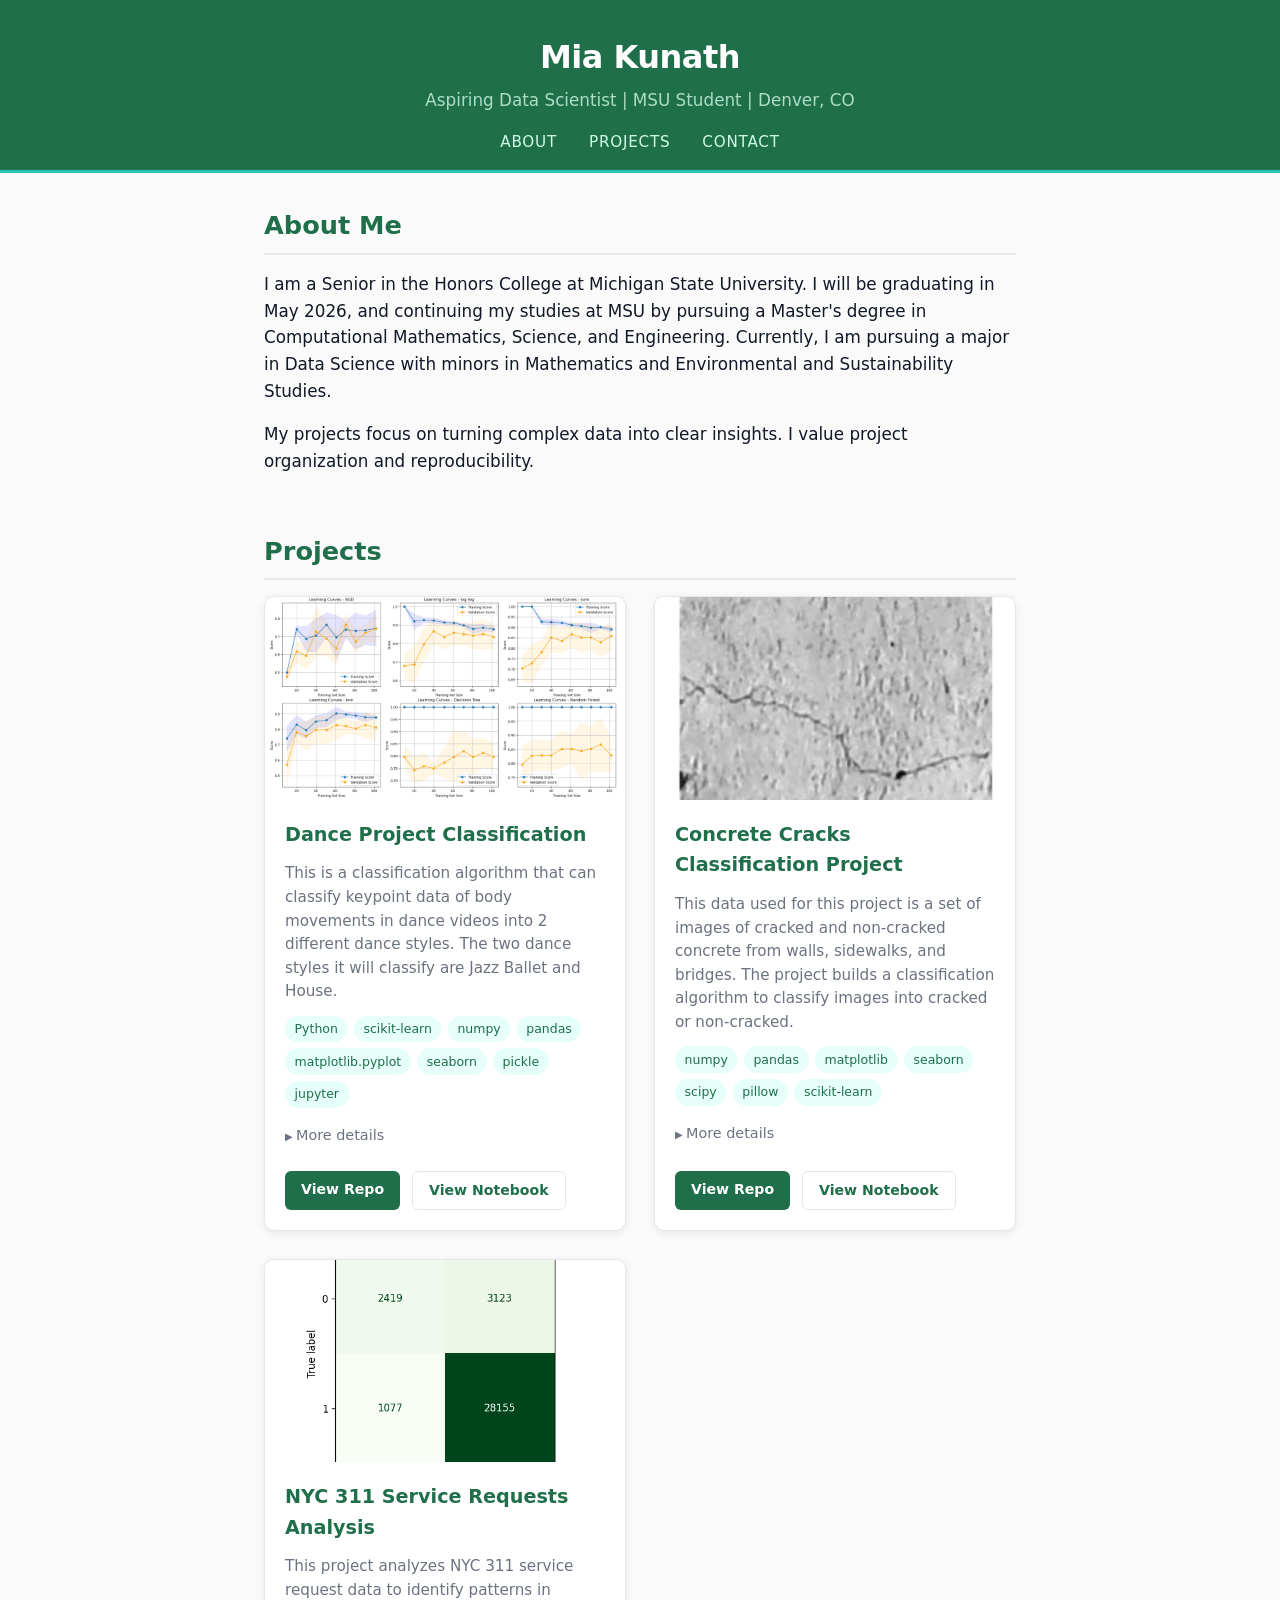
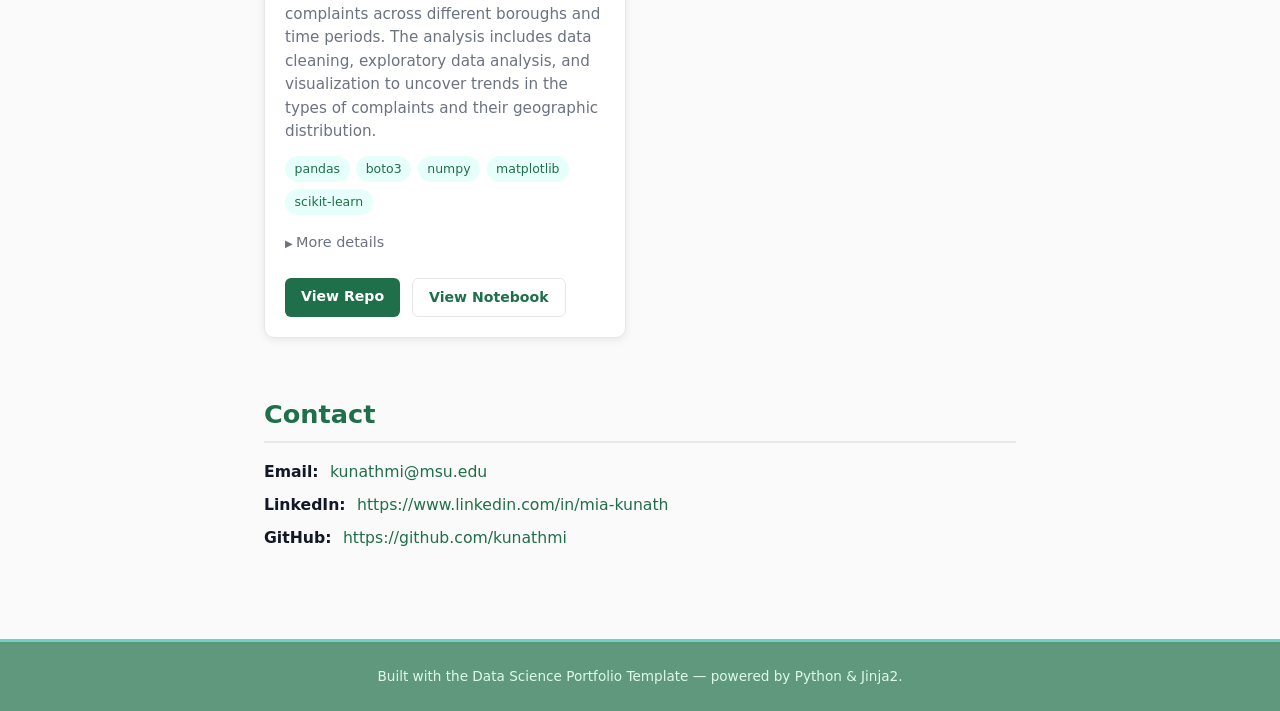
<file: docs/index.html>
<!DOCTYPE html>
<html lang="en">
<head>
  <meta charset="UTF-8" />
  <meta name="viewport" content="width=device-width, initial-scale=1.0" />
  <title>Mia Kunath | Data Science Portfolio</title>

  <!-- Base styles always loaded -->
  <link rel="stylesheet" href="css/base.css" />

  <!-- Theme stylesheet — controlled by `theme` in portfolio_config.yaml -->
  <link rel="stylesheet" href="css/themes/test_theme.css" />
</head>
<body>

  <!-- ===== Header ===== -->
  <header class="site-header">
    <div class="header-inner">
      <div class="header-name">Mia Kunath</div>
      <div class="header-tagline">Aspiring Data Scientist | MSU Student | Denver, CO</div>
    </div>

    <!-- Navigation bar -->
    <nav class="site-nav">
      <a href="#about">About</a>
      <a href="#projects">Projects</a>
      <a href="#contact">Contact</a>
    </nav>
  </header>

  <!-- ===== Main content (filled in by child templates) ===== -->
  <main class="site-main">
    

<!-- ===== About section ===== -->
<section id="about" class="section about-section">
  <h2>About Me</h2>
  <div class="about-text"><p>I am a Senior in the Honors College at Michigan State University. I will be 
graduating in May 2026, and continuing my studies at MSU by pursuing a Master's 
degree in Computational Mathematics, Science, and Engineering. Currently, I am 
pursuing a major in Data Science with minors in Mathematics and Environmental 
and Sustainability Studies. </p>
<p>My projects focus on turning complex data into clear insights. I value
project organization and reproducibility.</p></div>
</section>

<!-- ===== Projects section ===== -->
<section id="projects" class="section projects-section">
  <h2>Projects</h2>

  <div class="project-grid">
    
    <article class="project-card">

      <!-- Project thumbnail image -->
      <div class="project-image-wrapper">
        <img
          src="img/dance_image.png"
          alt="Thumbnail for Dance Project Classification"
          class="project-image"
        />
      </div>

      <div class="project-body">
        <h3 class="project-title">Dance Project Classification</h3>

        <!-- Short summary written for a non-expert audience -->
        <p class="project-summary">This is a classification algorithm that can classify keypoint data of  body movements in dance videos into 2 different dance styles. The two  dance styles it will classify are Jazz Ballet and House.
</p>

        <!-- Tech stack as pill badges -->
        <div class="tech-stack">
          
          <span class="tech-badge">Python</span>
          
          <span class="tech-badge">scikit-learn</span>
          
          <span class="tech-badge">numpy</span>
          
          <span class="tech-badge">pandas</span>
          
          <span class="tech-badge">matplotlib.pyplot</span>
          
          <span class="tech-badge">seaborn</span>
          
          <span class="tech-badge">pickle</span>
          
          <span class="tech-badge">jupyter</span>
          
        </div>

        <!-- Collapsible details (problem / approach / results) -->
        <details class="project-details">
          <summary>More details</summary>

          <div class="detail-block">
            <h4>Problem</h4>
            <p>This project builds a classification algorithm that can classify keypoint  data of body movements in dance videos into two different dance styles:  Jazz Ballet and House. 
</p>
          </div>

          <div class="detail-block">
            <h4>Approach</h4>
            <p>This project will build a classification algorithm that can classify keypoint  data of body movements in dance videos into 2 different dance styles.  Specifically, I will use keypoint data which identifies major joints and key  facial features and tracks their locations throughout a video. Then, I will  build a feature vector using various calculations on the keypoint data. These  calculations will be determined in order to identify a dance such as velocity  or &#34;energy,&#34; range of motion, etc. I can then use the feature vectors to build  a machine learning model to classify dance videos into two different styles.  I start with a small number of features and add more as needed to improve  classification. This is a supervised learning task.
</p>
          </div>

          <div class="detail-block">
            <h4>Results &amp; Impact</h4>
            <p>After this analysis, I have determined that the best model for this task  is logistic regression after scaling with StandardScaler and using PCA  for dimension reduction. The accuracy level of the best model was 0.91  and the f1-scores for ballet-jazz and house are 0.90 and 0.91, respectively.  These numbers met my goals of 0.90 for the accuracy level and f1-scores. The  close second model is an SVM because it achieved the same scores, but just  had a longer computing time. 
</p>
          </div>
        </details>

        <!-- Links to the GitHub repo and notebook -->
        <div class="project-links">
          
          <a href="https://github.com/kunathmi/cmse492_project.git" target="_blank" rel="noopener" class="btn btn-repo">
            View Repo
          </a>
          
          
          <a href="https://github.com/kunathmi/cmse492_project/blob/main/notebooks/05_hyperparameter_tuning.ipynb" target="_blank" rel="noopener" class="btn btn-notebook">
            View Notebook
          </a>
          
        </div>
      </div>

    </article>
    
    <article class="project-card">

      <!-- Project thumbnail image -->
      <div class="project-image-wrapper">
        <img
          src="img/crack_image.png"
          alt="Thumbnail for Concrete Cracks Classification Project"
          class="project-image"
        />
      </div>

      <div class="project-body">
        <h3 class="project-title">Concrete Cracks Classification Project</h3>

        <!-- Short summary written for a non-expert audience -->
        <p class="project-summary">This data used for this project is a set of images of cracked and  non-cracked concrete from walls, sidewalks, and bridges. The project  builds a classification algorithm to classify images into cracked or  non-cracked.
</p>

        <!-- Tech stack as pill badges -->
        <div class="tech-stack">
          
          <span class="tech-badge">numpy</span>
          
          <span class="tech-badge">pandas</span>
          
          <span class="tech-badge">matplotlib</span>
          
          <span class="tech-badge">seaborn</span>
          
          <span class="tech-badge">scipy</span>
          
          <span class="tech-badge">pillow</span>
          
          <span class="tech-badge">scikit-learn</span>
          
        </div>

        <!-- Collapsible details (problem / approach / results) -->
        <details class="project-details">
          <summary>More details</summary>

          <div class="detail-block">
            <h4>Problem</h4>
            <p>This project uses the Concrete Cracks dataset. The goal is to  classify images into cracked or non-cracked concrete to be able to  quickly identify locations with concrete cracks.
</p>
          </div>

          <div class="detail-block">
            <h4>Approach</h4>
            <p>To address our research questions, we began by preprocessing the data.  This involved combining the images from the two datasets into a single  unified dataset. We then converted the categorical labels into numerical  values and flattened the image data to prepare it for model input.  After preprocessing, we analyzed the shape and structure of the dataset  to determine which classification models would be most appropriate. We  proceeded to build and evaluate several models, ultimately focusing on  logistic regression and a random forest classifier to compare  performance and identify the most effective approach for our specific  dataset.
</p>
          </div>

          <div class="detail-block">
            <h4>Results &amp; Impact</h4>
            <p>In this project, we explored the effectiveness of various classification  models in identifying cracks in images. Through preprocessing, model  experimentation, and hyperparameter tuning, we observed that class  imbalance significantly impacted our model performance, particularly in  overpredicting the majority class. By implementing balancing techniques  and using tools like GridSearchCV, we were able to develop more reliable  models that better captured patterns across both cracked and non-cracked  images. In the end the model that performed the best was the Random Forest  Classifier due to its higher performance across all metrics.
</p>
          </div>
        </details>

        <!-- Links to the GitHub repo and notebook -->
        <div class="project-links">
          
          <a href="https://github.com/kunathmi/concrete_cracks_project.git" target="_blank" rel="noopener" class="btn btn-repo">
            View Repo
          </a>
          
          
          <a href="https://github.com/kunathmi/concrete_cracks_project/blob/main/notebooks/ProjectTemplate.ipynb" target="_blank" rel="noopener" class="btn btn-notebook">
            View Notebook
          </a>
          
        </div>
      </div>

    </article>
    
    <article class="project-card">

      <!-- Project thumbnail image -->
      <div class="project-image-wrapper">
        <img
          src="img/confusion_matrix.png"
          alt="Thumbnail for NYC 311 Service Requests Analysis"
          class="project-image"
        />
      </div>

      <div class="project-body">
        <h3 class="project-title">NYC 311 Service Requests Analysis</h3>

        <!-- Short summary written for a non-expert audience -->
        <p class="project-summary">This project analyzes NYC 311 service request data to identify patterns in  complaints across different boroughs and time periods. The analysis includes  data cleaning, exploratory data analysis, and visualization to uncover trends  in the types of complaints and their geographic distribution.
</p>

        <!-- Tech stack as pill badges -->
        <div class="tech-stack">
          
          <span class="tech-badge">pandas</span>
          
          <span class="tech-badge">boto3</span>
          
          <span class="tech-badge">numpy</span>
          
          <span class="tech-badge">matplotlib</span>
          
          <span class="tech-badge">scikit-learn</span>
          
        </div>

        <!-- Collapsible details (problem / approach / results) -->
        <details class="project-details">
          <summary>More details</summary>

          <div class="detail-block">
            <h4>Problem</h4>
            <p>This project uses the NYC 311 service request data. The goal is to  analyze the data and identify patterns in complaints across different  boroughs and time periods.
</p>
          </div>

          <div class="detail-block">
            <h4>Approach</h4>
            <p>To address our research questions, we began by cleaning the data to handle  missing values and inconsistencies. We then performed exploratory data  analysis to identify trends in the types of complaints and their geographic  distribution across NYC boroughs. Finally, we created visualizations to  effectively communicate our findings and insights from the data.
</p>
          </div>

          <div class="detail-block">
            <h4>Results &amp; Impact</h4>
            <p>In this project, we explored the patterns in NYC 311 service request data.  Through data cleaning, exploratory data analysis, and visualization, we  uncovered trends in the types of complaints and their geographic distribution.  This analysis can help city officials better understand the needs of different  communities and allocate resources more effectively to address common issues.
</p>
          </div>
        </details>

        <!-- Links to the GitHub repo and notebook -->
        <div class="project-links">
          
          <a href="https://github.com/kunathmi/aws-nyc311-kunathmi.git" target="_blank" rel="noopener" class="btn btn-repo">
            View Repo
          </a>
          
          
          <a href="https://github.com/kunathmi/aws-nyc311-kunathmi/blob/main/notebooks/modeling_train_and_eval.ipynb" target="_blank" rel="noopener" class="btn btn-notebook">
            View Notebook
          </a>
          
        </div>
      </div>

    </article>
    
  </div>
</section>

<!-- ===== Contact section ===== -->
<section id="contact" class="section contact-section">
  <h2>Contact</h2>
  <ul class="contact-list">
    
    <li>
      <span class="contact-label">Email:</span>
      <a href="mailto:kunathmi@msu.edu">kunathmi@msu.edu</a>
    </li>
    
    
    <li>
      <span class="contact-label">LinkedIn:</span>
      <a href="https://www.linkedin.com/in/mia-kunath" target="_blank" rel="noopener">https://www.linkedin.com/in/mia-kunath</a>
    </li>
    
    
    <li>
      <span class="contact-label">GitHub:</span>
      <a href="https://github.com/kunathmi" target="_blank" rel="noopener">https://github.com/kunathmi</a>
    </li>
    
  </ul>
</section>


  </main>

  <!-- ===== Footer ===== -->
  <footer class="site-footer">
    <p>Built with the Data Science Portfolio Template &mdash; powered by Python &amp; Jinja2.</p>
  </footer>

</body>
</html>
</file>
<file: docs/css/base.css>
/* ============================================================
   base.css  —  Layout and structure styles shared by all themes.
   Theme-specific colors (backgrounds, text, accents) live in
   static/css/themes/light.css and static/css/themes/dark.css.
   ============================================================ */

/* ----- Reset & box model ----- */
*, *::before, *::after {
  box-sizing: border-box;
  margin: 0;
  padding: 0;
}

body {
  font-family: "Segoe UI", system-ui, -apple-system, sans-serif;
  font-size: 1rem;
  line-height: 1.6;
  min-height: 100vh;
  display: flex;
  flex-direction: column;
}

a {
  text-decoration: none;
}

a:hover {
  text-decoration: underline;
}

img {
  max-width: 100%;
  display: block;
}

/* ----- Site header ----- */
.site-header {
  padding: 2rem 1.5rem 1rem;
  text-align: center;
}

.header-name {
  font-size: 2rem;
  font-weight: 700;
  letter-spacing: -0.5px;
}

.header-tagline {
  font-size: 1.05rem;
  margin-top: 0.25rem;
  opacity: 0.8;
}

/* ----- Navigation ----- */
.site-nav {
  margin-top: 1rem;
  display: flex;
  justify-content: center;
  gap: 2rem;
  font-size: 0.95rem;
  font-weight: 500;
  text-transform: uppercase;
  letter-spacing: 0.05em;
}

/* ----- Main content area ----- */
.site-main {
  flex: 1;
  max-width: 800px;
  width: 100%;
  margin: 0 auto;
  padding: 2rem 1.5rem;
}

/* ----- Generic section spacing ----- */
.section {
  margin-bottom: 3.5rem;
}

.section h2 {
  font-size: 1.6rem;
  font-weight: 700;
  margin-bottom: 1rem;
  padding-bottom: 0.4rem;
  border-bottom: 2px solid;
}

/* ----- About section ----- */
.about-text {
  font-size: 1.05rem;
}

.about-text p + p {
  margin-top: 1rem;
}

/* ----- Project grid ----- */
.project-grid {
  display: grid;
  grid-template-columns: repeat(auto-fill, minmax(340px, 1fr));
  gap: 1.75rem;
}

/* ----- Project card ----- */
.project-card {
  border-radius: 10px;
  overflow: hidden;
  display: flex;
  flex-direction: column;
  box-shadow: 0 2px 8px rgba(0, 0, 0, 0.08);
  transition: box-shadow 0.2s ease;
}

.project-card:hover {
  box-shadow: 0 4px 16px rgba(0, 0, 0, 0.14);
}

.project-image-wrapper {
  width: 100%;
  aspect-ratio: 16 / 9;
  overflow: hidden;
}

.project-image {
  width: 100%;
  height: 100%;
  object-fit: cover;
}

.project-body {
  padding: 1.25rem;
  display: flex;
  flex-direction: column;
  gap: 0.75rem;
  flex: 1;
}

.project-title {
  font-size: 1.2rem;
  font-weight: 600;
}

.project-summary {
  font-size: 0.95rem;
  line-height: 1.55;
}

/* ----- Tech stack badges ----- */
.tech-stack {
  display: flex;
  flex-wrap: wrap;
  gap: 0.4rem;
}

.tech-badge {
  font-size: 0.78rem;
  font-weight: 500;
  padding: 0.2rem 0.6rem;
  border-radius: 999px;
}

/* ----- Collapsible project details ----- */
.project-details {
  font-size: 0.9rem;
}

.project-details summary {
  cursor: pointer;
  font-weight: 500;
  padding: 0.25rem 0;
  list-style: none;
}

.project-details summary::-webkit-details-marker {
  display: none;
}

.project-details summary::before {
  content: "▶  ";
  font-size: 0.7em;
}

details[open] summary::before {
  content: "▼  ";
}

.detail-block {
  margin-top: 0.75rem;
}

.detail-block h4 {
  font-size: 0.85rem;
  text-transform: uppercase;
  letter-spacing: 0.06em;
  margin-bottom: 0.25rem;
  font-weight: 600;
}

/* ----- Project link buttons ----- */
.project-links {
  display: flex;
  gap: 0.75rem;
  margin-top: auto;
  padding-top: 0.5rem;
}

.btn {
  display: inline-block;
  padding: 0.45rem 1rem;
  border-radius: 6px;
  font-size: 0.88rem;
  font-weight: 600;
  transition: opacity 0.15s ease;
}

.btn:hover {
  opacity: 0.85;
  text-decoration: none;
}

/* ----- Contact section ----- */
.contact-list {
  list-style: none;
  display: flex;
  flex-direction: column;
  gap: 0.5rem;
  font-size: 0.98rem;
}

.contact-label {
  font-weight: 600;
  margin-right: 0.4rem;
}

/* ----- Footer ----- */
.site-footer {
  text-align: center;
  padding: 1.5rem;
  font-size: 0.85rem;
  opacity: 0.7;
}

/* ----- Responsive tweaks ----- */
@media (max-width: 500px) {
  .project-grid {
    grid-template-columns: 1fr;
  }
  .header-name {
    font-size: 1.5rem;
  }
}
</file>
<file: docs/css/themes/test_theme.css>
:root {
  --primary: #1F6F4A;      
  --accent: #2EC4B6;     
  --bg: #FAFAFA;
  --card: #FFFFFF;
  --border: #E5E7EB;
  --text-main: #111827;
  --text-muted: #6B7280;
}

/* Base */
body {
  background-color: var(--bg);
  color: var(--text-main);
}

a {
  color: var(--primary);
}

a:hover {
  color: var(--accent);
}

/* Header */
.site-header {
  background-color: var(--primary);
  border-bottom: 3px solid var(--accent);
}

.header-name {
  color: #ffffff;
}

.header-tagline {
  color: #D1FAE5;
}

.site-nav a {
  color: #D1FAE5;
}

.site-nav a:hover {
  color: #ffffff;
}

/* Section headings */
.section h2 {
  color: var(--primary);
  border-color: var(--border);
}

/* Project card */
.project-card {
  background-color: var(--card);
  border: 1px solid var(--border);
  border-radius: 10px;
}

.project-title {
  color: var(--primary);
}

.project-summary {
  color: var(--text-muted);
}

.tech-badge {
  background-color: #E6FFFA;
  color: var(--primary);
}

/* Details */
.project-details {
  color: var(--text-muted);
}

.detail-block h4 {
  color: var(--primary);
}

/* Buttons */
.btn-repo {
  background-color: var(--primary);
  color: #ffffff;
  border-radius: 6px;
}

.btn-repo:hover {
  background-color: var(--accent);
}

.btn-notebook {
  background-color: transparent;
  color: var(--primary);
  border: 1px solid var(--border);
  border-radius: 6px;
}

.btn-notebook:hover {
  border-color: var(--primary);
}

/* Footer */
.site-footer {
  background-color: var(--primary);
  border-top: 3px solid var(--accent);
  color: #D1FAE5;
}

.site-footer a {
  color: #ffffff;
}

.project-card:hover {
  transform: translateY(-2px);
  box-shadow: 0 6px 16px rgba(0,0,0,0.06);
}

.btn-repo {
  background-color: var(--primary);
  color: #ffffff;
}

.btn-repo:hover {
  background-color: var(--accent);
  color: #ffffff; 
}
</file>
